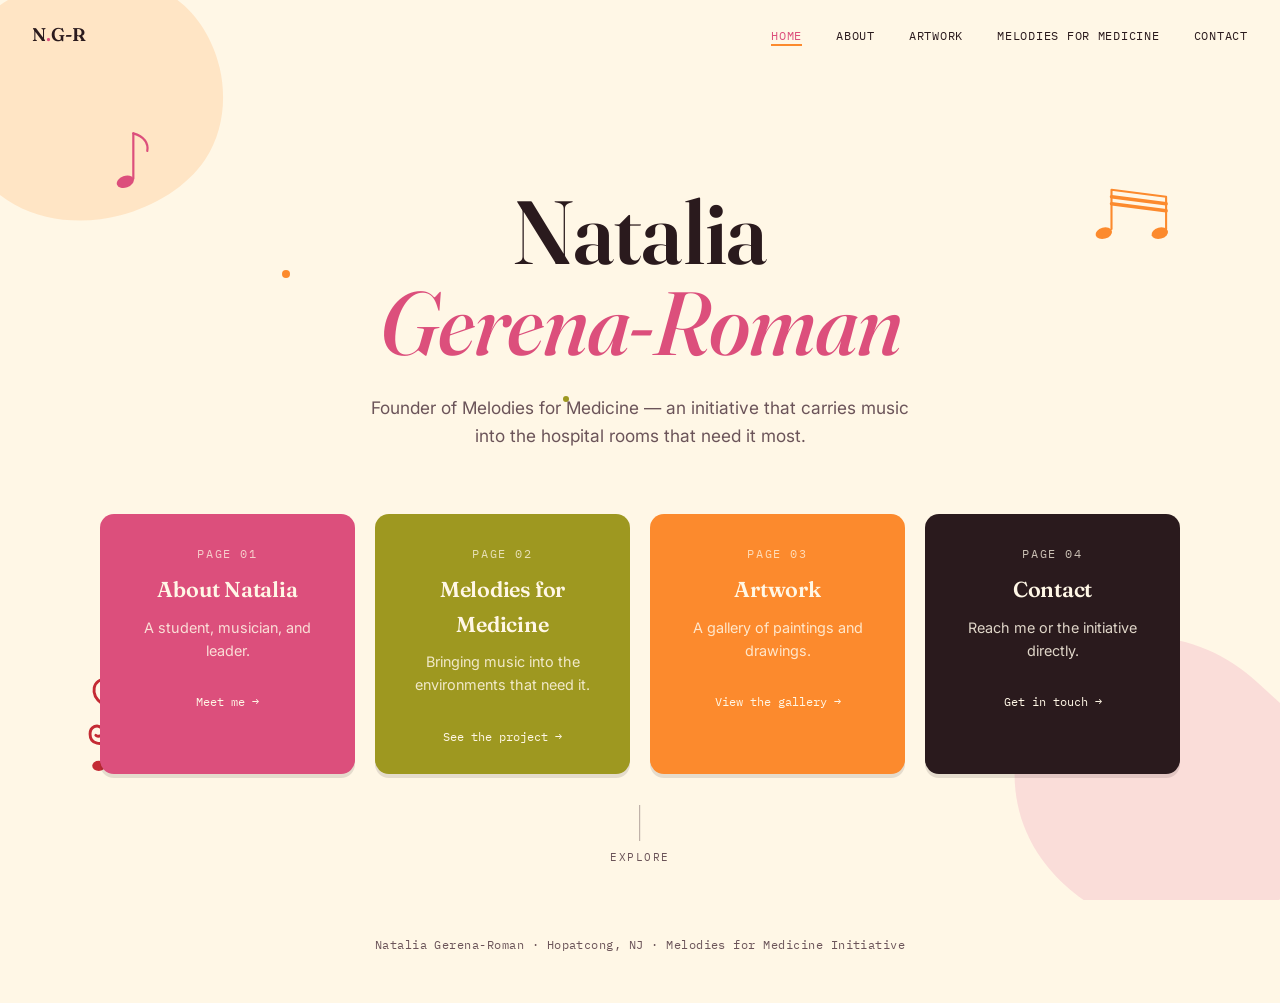
<file: index.html>
<!DOCTYPE html>
<html lang="en">
<head>
<meta charset="UTF-8" />
<meta name="viewport" content="width=device-width, initial-scale=1.0" />
<title>Natalia Gerena-Roman — Home</title>
<link rel="preconnect" href="https://fonts.googleapis.com">
<link rel="preconnect" href="https://fonts.gstatic.com" crossorigin>
<link href="https://fonts.googleapis.com/css2?family=Fraunces:ital,opsz,wght@0,9..144,400;0,9..144,600;0,9..144,700;1,9..144,500;1,9..144,600&family=Inter:wght@400;500;600&family=IBM+Plex+Mono:wght@400;500&display=swap" rel="stylesheet">
<link rel="stylesheet" href="style.css">
</head>
<body>

<nav id="siteNav">
  <div class="logo">N<span>.</span>G-R</div>
  <ul class="nav-links" id="navLinks">
    <li><a href="index.html" class="active">Home</a></li>
    <li><a href="about.html">About</a></li>
    <li><a href="artwork.html">Artwork</a></li>
    <li><a href="project.html">Melodies for Medicine</a></li>
    <li><a href="contact.html">Contact</a></li>
  </ul>
  <button class="nav-toggle" id="navToggle" aria-label="Toggle menu">
    <span></span><span></span><span></span>
  </button>
</nav>

<header class="hero">
  <div class="decor-layer">
    <div class="blob" style="top:-80px; left:-90px; width:360px; height:360px; color:var(--orange-light);">
      <svg viewBox="0 0 200 200"><path fill="currentColor" d="M45,-58C58,-50,68,-35,72,-18C76,-1,74,18,64,33C54,48,36,59,17,64C-2,69,-24,68,-42,58C-60,48,-74,29,-77,9C-80,-11,-72,-33,-57,-47C-42,-61,-21,-67,-1,-66C19,-65,32,-66,45,-58Z" transform="translate(100 100)"/></svg>
    </div>
    <div class="blob" style="bottom:-100px; right:-100px; width:420px; height:420px; color:var(--rose-light); opacity:0.3;">
      <svg viewBox="0 0 200 200"><path fill="currentColor" d="M45,-58C58,-50,68,-35,72,-18C76,-1,74,18,64,33C54,48,36,59,17,64C-2,69,-24,68,-42,58C-60,48,-74,29,-77,9C-80,-11,-72,-33,-57,-47C-42,-61,-21,-67,-1,-66C19,-65,32,-66,45,-58Z" transform="translate(100 100) rotate(40)"/></svg>
    </div>

    <div class="doodle float" style="top:14%; left:9%; width:44px; color:var(--rose); --r:-10deg;">
      <svg viewBox="0 0 60 90"><ellipse cx="14" cy="76" rx="12" ry="8" transform="rotate(-20 14 76)" fill="currentColor"/><path d="M25 72 L25 10" stroke="currentColor" stroke-width="3" fill="none" stroke-linecap="round"/><path d="M25 10 C40 14 46 24 44 34" stroke="currentColor" stroke-width="3" fill="none" stroke-linecap="round"/></svg>
    </div>
    <div class="doodle float" style="top:20%; right:8%; width:84px; color:var(--orange); --r:6deg; animation-delay:.6s;">
      <svg viewBox="0 0 120 90"><ellipse cx="14" cy="76" rx="12" ry="8" transform="rotate(-15 14 76)" fill="currentColor"/><ellipse cx="94" cy="76" rx="12" ry="8" transform="rotate(-15 94 76)" fill="currentColor"/><path d="M25 70 L25 14 L103 24 L103 70" stroke="currentColor" stroke-width="3" fill="none" stroke-linecap="round" stroke-linejoin="round"/><path d="M25 24 L103 34" stroke="currentColor" stroke-width="5" fill="none" stroke-linecap="round"/><path d="M25 34 L103 44" stroke="currentColor" stroke-width="5" fill="none" stroke-linecap="round"/></svg>
    </div>
    <div class="doodle float" style="bottom:14%; left:6%; width:58px; color:var(--red); --r:-4deg; animation-delay:1.2s;">
      <svg viewBox="0 0 80 140"><path d="M42 8 C20 8 18 30 34 42 C54 56 60 74 46 90 C34 102 18 98 18 84 C18 74 28 70 34 76 C40 82 32 90 26 86" stroke="currentColor" stroke-width="4" fill="none" stroke-linecap="round"/><path d="M46 90 C40 104 42 118 34 128" stroke="currentColor" stroke-width="4" fill="none" stroke-linecap="round"/><ellipse cx="30" cy="128" rx="9" ry="7" fill="currentColor"/></svg>
    </div>
    <div class="doodle float" style="bottom:20%; right:14%; width:38px; color:var(--olive); --r:14deg; animation-delay:.3s;">
      <svg viewBox="0 0 60 90"><ellipse cx="14" cy="76" rx="12" ry="8" transform="rotate(-20 14 76)" fill="currentColor"/><path d="M25 72 L25 10" stroke="currentColor" stroke-width="3" fill="none" stroke-linecap="round"/><path d="M25 10 C40 14 46 24 44 34" stroke="currentColor" stroke-width="3" fill="none" stroke-linecap="round"/></svg>
    </div>
    <div class="confetti" style="top:30%; left:22%; width:8px; height:8px; background:var(--orange);"></div>
    <div class="confetti" style="top:66%; right:24%; width:10px; height:10px; background:var(--rose);"></div>
    <div class="confetti" style="top:44%; left:44%; width:6px; height:6px; background:var(--olive);"></div>
  </div>

  <h1>Natalia<br><span class="accent">Gerena-Roman</span></h1>
  <p class="tagline">Founder of Melodies for Medicine — an initiative that carries music into the hospital rooms that need it most.</p>

  <div class="nav-cards">
    <a class="nav-card c1" href="about.html">
      <span class="eyebrow">Page 01</span>
      <h3>About Natalia</h3>
      <p>A student, musician, and leader.</p>
      <span class="go">Meet me →</span>
    </a>
    <a class="nav-card c2" href="project.html">
      <span class="eyebrow">Page 02</span>
      <h3>Melodies for Medicine</h3>
      <p>Bringing music into the environments that need it.</p>
      <span class="go">See the project →</span>
    </a>
    <a class="nav-card c4" href="artwork.html">
      <span class="eyebrow">Page 03</span>
      <h3>Artwork</h3>
      <p>A gallery of paintings and drawings.</p>
      <span class="go">View the gallery →</span>
    </a>
    <a class="nav-card c3" href="contact.html">
      <span class="eyebrow">Page 04</span>
      <h3>Contact</h3>
      <p>Reach me or the initiative directly.</p>
      <span class="go">Get in touch →</span>
    </a>
  </div>

  <div class="scroll-cue"><span class="line"></span>Explore</div>
</header>

<footer>
  Natalia Gerena-Roman · Hopatcong, NJ · Melodies for Medicine Initiative
</footer>

<script>
  const nav = document.getElementById('siteNav');
  window.addEventListener('scroll', () => nav.classList.toggle('scrolled', window.scrollY > 40));
  const navToggle = document.getElementById('navToggle');
  const navLinks = document.getElementById('navLinks');
  navToggle.addEventListener('click', () => navLinks.classList.toggle('open'));
</script>

</body>
</html>
</file>
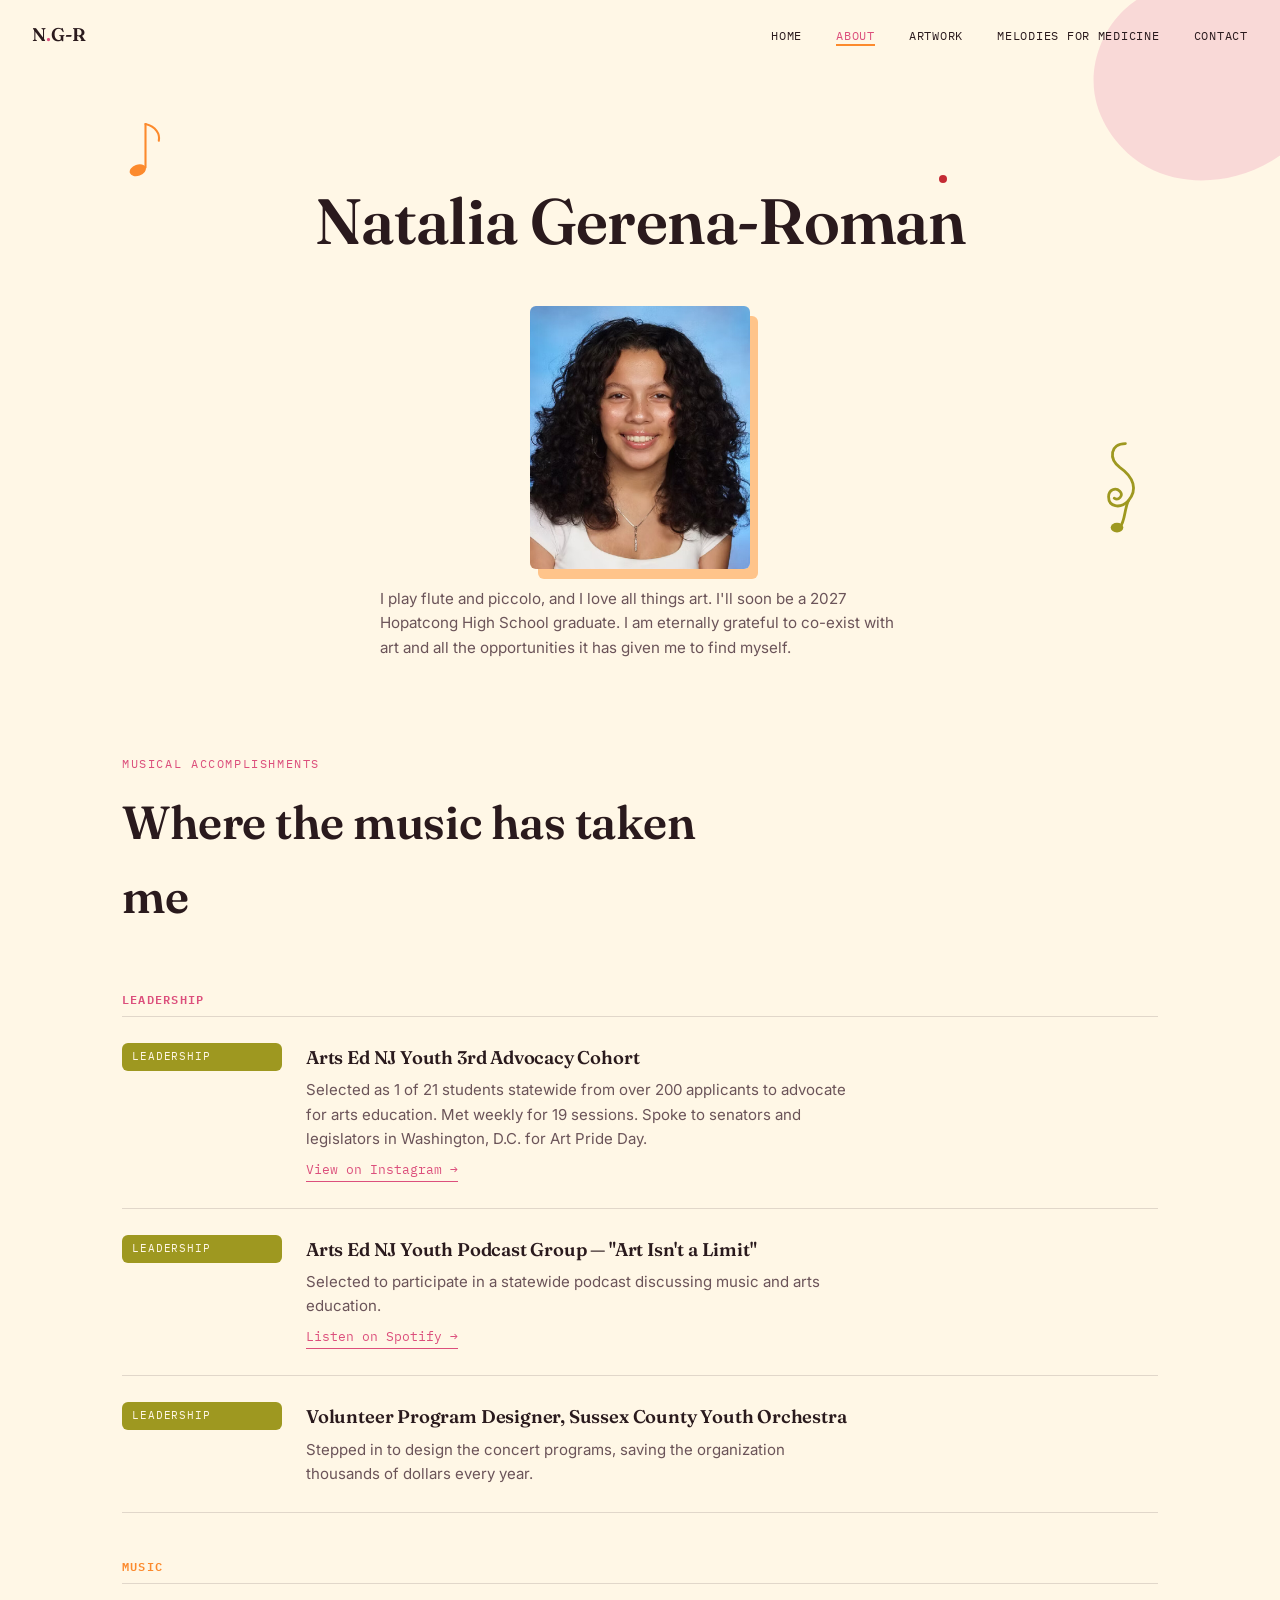
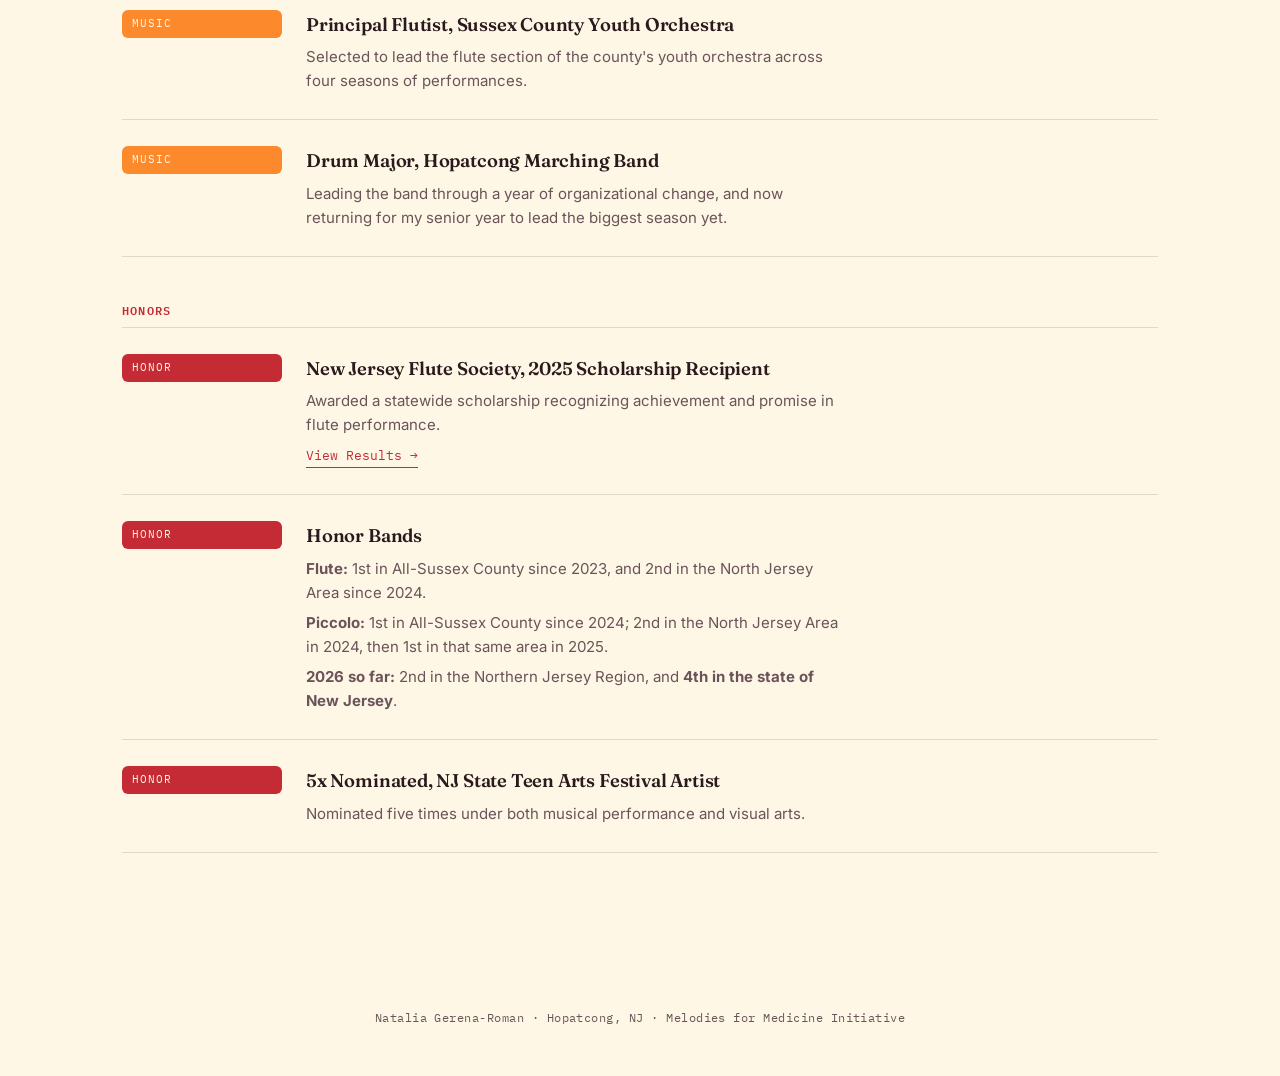
<file: about.html>
<!DOCTYPE html>
<html lang="en">
<head>
<meta charset="UTF-8" />
<meta name="viewport" content="width=device-width, initial-scale=1.0" />
<title>About — Natalia Gerena-Roman</title>
<link rel="preconnect" href="https://fonts.googleapis.com">
<link rel="preconnect" href="https://fonts.gstatic.com" crossorigin>
<link href="https://fonts.googleapis.com/css2?family=Fraunces:ital,opsz,wght@0,9..144,400;0,9..144,600;0,9..144,700;1,9..144,500;1,9..144,600&family=Inter:wght@400;500;600&family=IBM+Plex+Mono:wght@400;500&display=swap" rel="stylesheet">
<link rel="stylesheet" href="style.css">
</head>
<body>

<nav id="siteNav">
  <div class="logo">N<span>.</span>G-R</div>
  <ul class="nav-links" id="navLinks">
    <li><a href="index.html">Home</a></li>
    <li><a href="about.html" class="active">About</a></li>
    <li><a href="artwork.html">Artwork</a></li>
    <li><a href="project.html">Melodies for Medicine</a></li>
    <li><a href="contact.html">Contact</a></li>
  </ul>
  <button class="nav-toggle" id="navToggle" aria-label="Toggle menu">
    <span></span><span></span><span></span>
  </button>
</nav>

<header class="page-header" id="about-hero">
  <div class="decor-layer">
    <div class="blob" style="top:-70px; right:-80px; width:300px; height:300px; color:var(--rose-light);">
      <svg viewBox="0 0 200 200"><path fill="currentColor" d="M45,-58C58,-50,68,-35,72,-18C76,-1,74,18,64,33C54,48,36,59,17,64C-2,69,-24,68,-42,58C-60,48,-74,29,-77,9C-80,-11,-72,-33,-57,-47C-42,-61,-21,-67,-1,-66C19,-65,32,-66,45,-58Z" transform="translate(100 100)"/></svg>
    </div>
    <div class="doodle float" style="top:16%; left:10%; width:42px; color:var(--orange); --r:-12deg;">
      <svg viewBox="0 0 60 90"><ellipse cx="14" cy="76" rx="12" ry="8" transform="rotate(-20 14 76)" fill="currentColor"/><path d="M25 72 L25 10" stroke="currentColor" stroke-width="3" fill="none" stroke-linecap="round"/><path d="M25 10 C40 14 46 24 44 34" stroke="currentColor" stroke-width="3" fill="none" stroke-linecap="round"/></svg>
    </div>
    <div class="doodle float" style="top:60%; right:10%; width:56px; color:var(--olive); --r:8deg; animation-delay:.5s;">
      <svg viewBox="0 0 80 140"><path d="M42 8 C20 8 18 30 34 42 C54 56 60 74 46 90 C34 102 18 98 18 84 C18 74 28 70 34 76 C40 82 32 90 26 86" stroke="currentColor" stroke-width="4" fill="none" stroke-linecap="round"/><path d="M46 90 C40 104 42 118 34 128" stroke="currentColor" stroke-width="4" fill="none" stroke-linecap="round"/><ellipse cx="30" cy="128" rx="9" ry="7" fill="currentColor"/></svg>
    </div>
    <div class="confetti" style="top:24%; right:26%; width:8px; height:8px; background:var(--red);"></div>
  </div>
  <h1>Natalia Gerena-Roman</h1>
  <div class="about-portrait-wrap">
    <div class="portrait-frame">
      <img src="natalia-portrait.jpeg" alt="Portrait of Natalia Gerena-Roman">
    </div>
  </div>
  <p class="acc-bio">I play flute and piccolo, and I love all things art. I'll soon be a 2027 Hopatcong High School graduate. I am eternally grateful to co-exist with art and all the opportunities it has given me to find myself.</p>
</header>

<section class="accomplishments">
  <div class="wrap">
    <div class="section-head">
      <span class="eyebrow">Musical Accomplishments</span>
      <h2>Where the music has taken me</h2>
    </div>
    <div class="acc-group group-leadership">
      <h3 class="acc-group-title">Leadership</h3>
      <ul class="acc-list">
        <li class="acc-item tag-leadership">
          <span class="acc-tag">Leadership</span>
          <div class="acc-body">
            <h3>Arts Ed NJ Youth 3rd Advocacy Cohort</h3>
            <p>Selected as 1 of 21 students statewide from over 200 applicants to advocate for arts education. Met weekly for 19 sessions. Spoke to senators and legislators in Washington, D.C. for Art Pride Day.</p>
            <a class="acc-link" href="https://www.instagram.com/p/DWpS_V_k3bZ/" target="_blank" rel="noopener">View on Instagram →</a>
          </div>
        </li>
        <li class="acc-item tag-leadership">
          <span class="acc-tag">Leadership</span>
          <div class="acc-body">
            <h3>Arts Ed NJ Youth Podcast Group — "Art Isn't a Limit"</h3>
            <p>Selected to participate in a statewide podcast discussing music and arts education.</p>
            <a class="acc-link" href="https://open.spotify.com/show/11afWXV8XkBj7bulzXgISH" target="_blank" rel="noopener">Listen on Spotify →</a>
          </div>
        </li>
        <li class="acc-item tag-leadership">
          <span class="acc-tag">Leadership</span>
          <div class="acc-body">
            <h3>Volunteer Program Designer, Sussex County Youth Orchestra</h3>
            <p>Stepped in to design the concert programs, saving the organization thousands of dollars every year.</p>
          </div>
        </li>
      </ul>
    </div>

    <div class="acc-group group-music">
      <h3 class="acc-group-title">Music</h3>
      <ul class="acc-list">
        <li class="acc-item tag-music">
          <span class="acc-tag">Music</span>
          <div class="acc-body">
            <h3>Principal Flutist, Sussex County Youth Orchestra</h3>
            <p>Selected to lead the flute section of the county's youth orchestra across four seasons of performances.</p>
          </div>
        </li>
        <li class="acc-item tag-music">
          <span class="acc-tag">Music</span>
          <div class="acc-body">
            <h3>Drum Major, Hopatcong Marching Band</h3>
            <p>Leading the band through a year of organizational change, and now returning for my senior year to lead the biggest season yet.</p>
          </div>
        </li>
      </ul>
    </div>

    <div class="acc-group group-honor">
      <h3 class="acc-group-title">Honors</h3>
      <ul class="acc-list">
        <li class="acc-item tag-honor">
          <span class="acc-tag">Honor</span>
          <div class="acc-body">
            <h3>New Jersey Flute Society, 2025 Scholarship Recipient</h3>
            <p>Awarded a statewide scholarship recognizing achievement and promise in flute performance.</p>
            <a class="acc-link" href="https://www.njflutesociety.org/scholarship-result" target="_blank" rel="noopener">View Results →</a>
          </div>
        </li>
        <li class="acc-item tag-honor">
          <span class="acc-tag">Honor</span>
          <div class="acc-body">
            <h3>Honor Bands</h3>
            <p><strong>Flute:</strong> 1st in All-Sussex County since 2023, and 2nd in the North Jersey Area since 2024.</p>
            <p><strong>Piccolo:</strong> 1st in All-Sussex County since 2024; 2nd in the North Jersey Area in 2024, then 1st in that same area in 2025.</p>
            <p><strong>2026 so far:</strong> 2nd in the Northern Jersey Region, and <strong>4th in the state of New Jersey</strong>.</p>
          </div>
        </li>
        <li class="acc-item tag-honor">
          <span class="acc-tag">Honor</span>
          <div class="acc-body">
            <h3>5x Nominated, NJ State Teen Arts Festival Artist</h3>
            <p>Nominated five times under both musical performance and visual arts.</p>
          </div>
        </li>
      </ul>
    </div>
  </div>
</section>

<footer>
  Natalia Gerena-Roman · Hopatcong, NJ · Melodies for Medicine Initiative
</footer>

<script>
  const nav = document.getElementById('siteNav');
  window.addEventListener('scroll', () => nav.classList.toggle('scrolled', window.scrollY > 40));
  const navToggle = document.getElementById('navToggle');
  const navLinks = document.getElementById('navLinks');
  navToggle.addEventListener('click', () => navLinks.classList.toggle('open'));
</script>

</body>
</html>
</file>
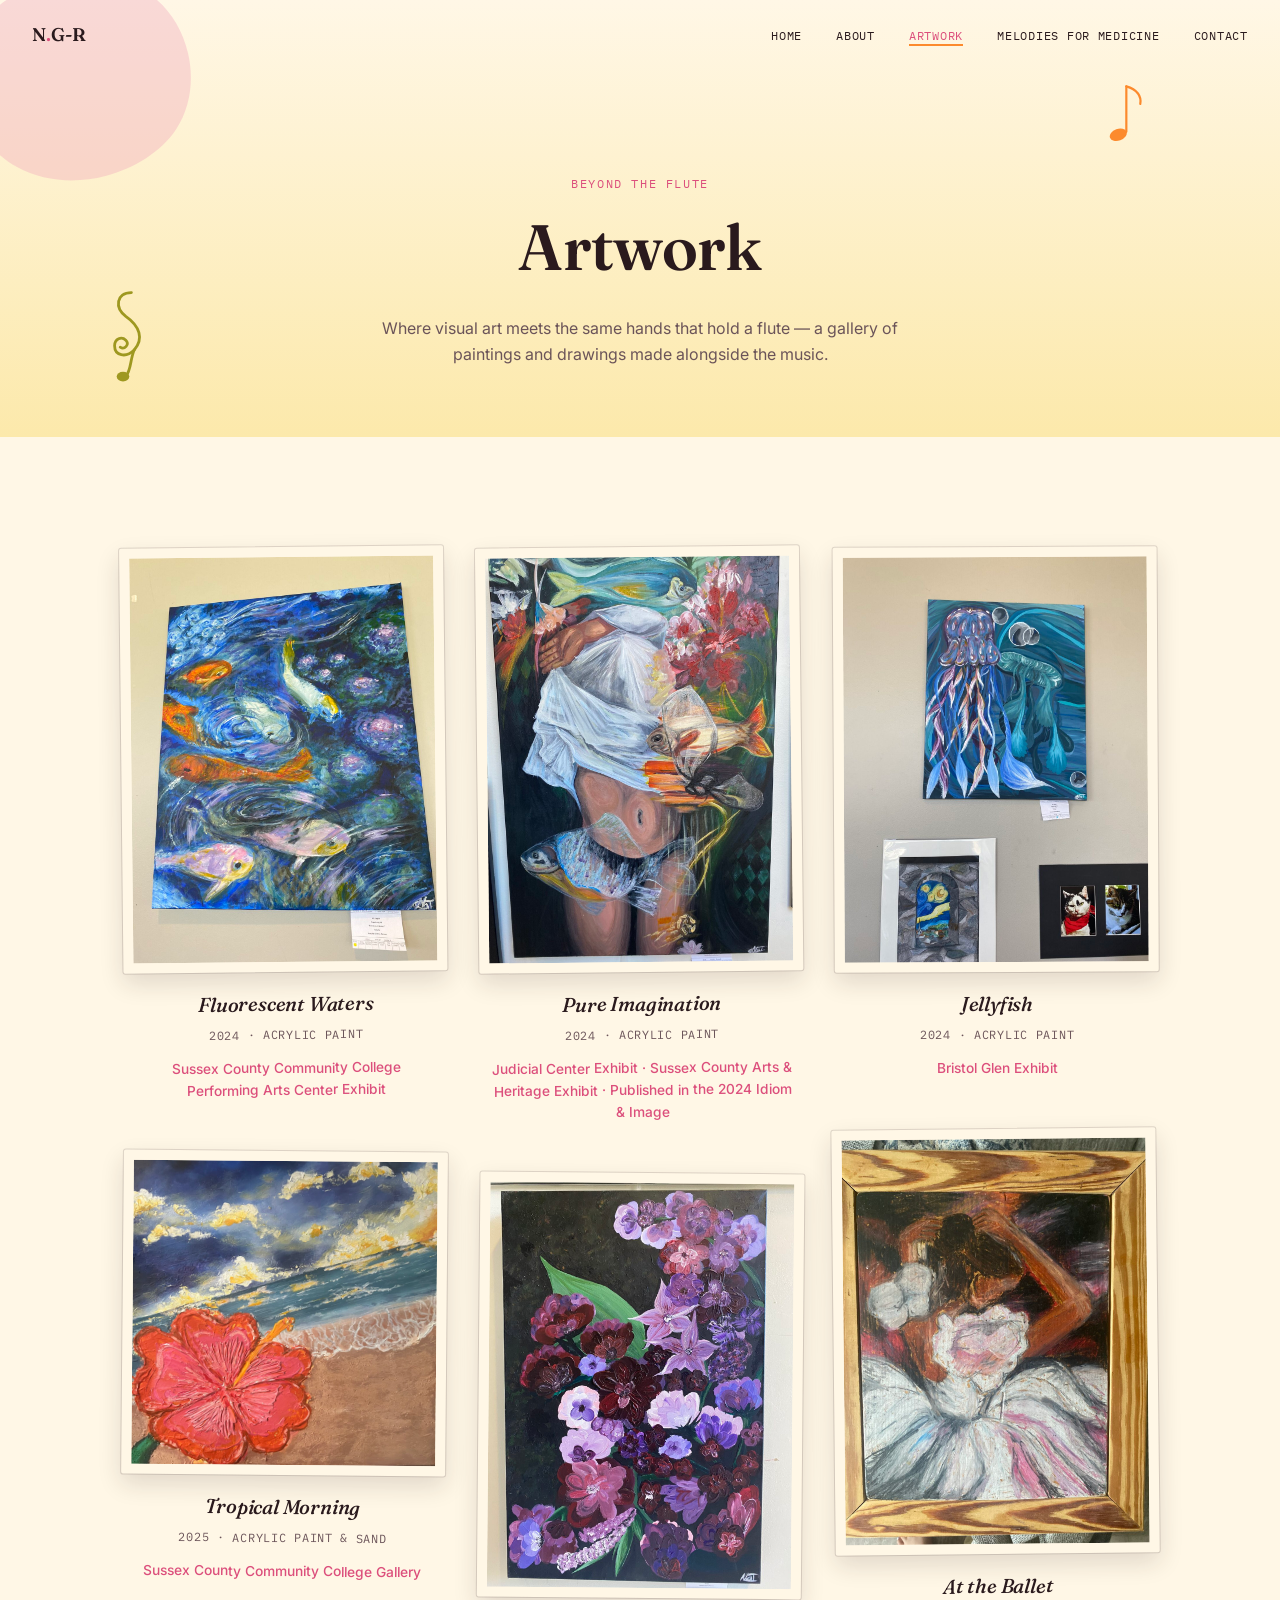
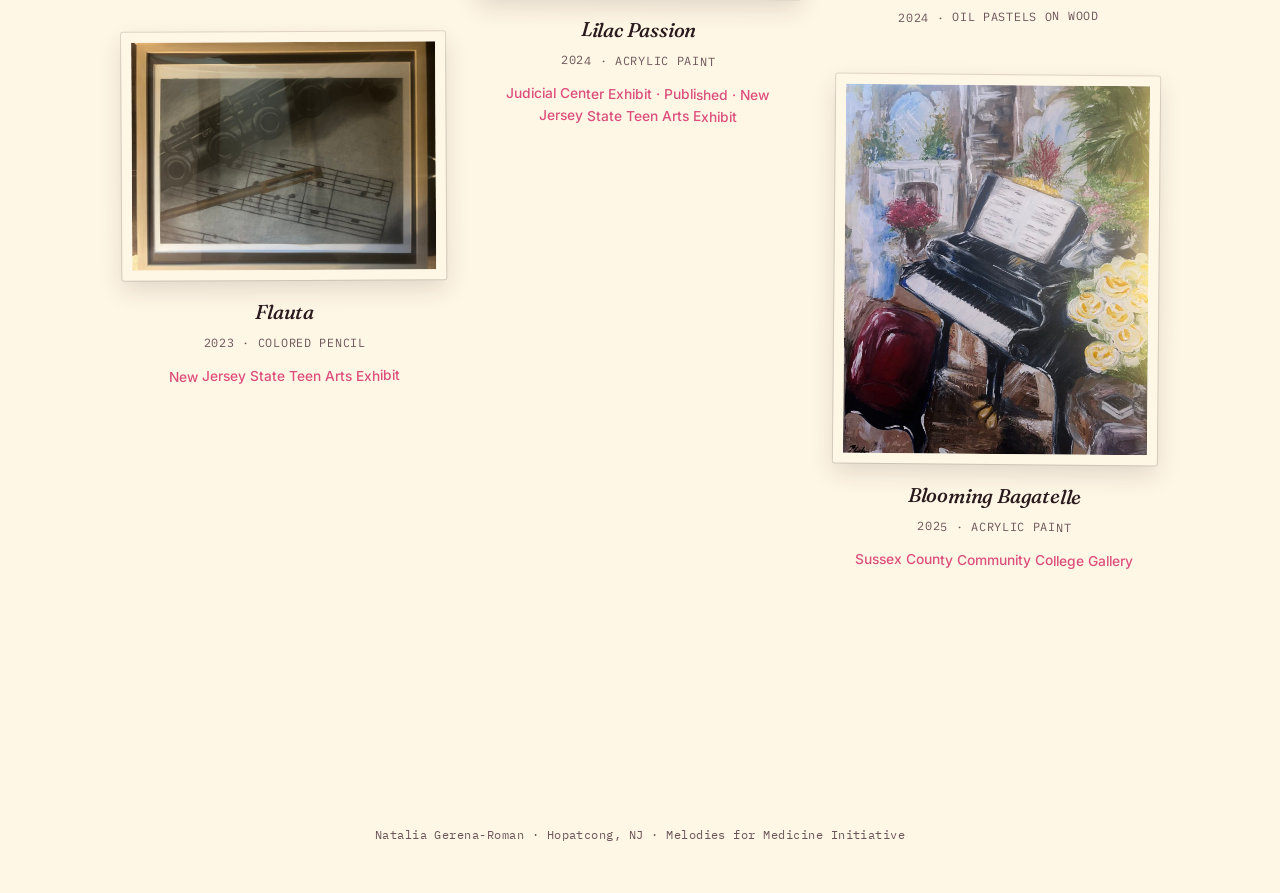
<file: artwork.html>
<!DOCTYPE html>
<html lang="en">
<head>
<meta charset="UTF-8" />
<meta name="viewport" content="width=device-width, initial-scale=1.0" />
<title>Artwork — Natalia Gerena-Roman</title>
<link rel="preconnect" href="https://fonts.googleapis.com">
<link rel="preconnect" href="https://fonts.gstatic.com" crossorigin>
<link href="https://fonts.googleapis.com/css2?family=Fraunces:ital,opsz,wght@0,9..144,400;0,9..144,600;0,9..144,700;1,9..144,500;1,9..144,600&family=Inter:wght@400;500;600&family=IBM+Plex+Mono:wght@400;500&display=swap" rel="stylesheet">
<link rel="stylesheet" href="style.css">
</head>
<body>

<nav id="siteNav">
  <div class="logo">N<span>.</span>G-R</div>
  <ul class="nav-links" id="navLinks">
    <li><a href="index.html">Home</a></li>
    <li><a href="about.html">About</a></li>
    <li><a href="artwork.html" class="active">Artwork</a></li>
    <li><a href="project.html">Melodies for Medicine</a></li>
    <li><a href="contact.html">Contact</a></li>
  </ul>
  <button class="nav-toggle" id="navToggle" aria-label="Toggle menu">
    <span></span><span></span><span></span>
  </button>
</nav>

<header class="page-header" id="artwork-hero">
  <div class="decor-layer">
    <div class="blob" style="top:-70px; left:-70px; width:300px; height:300px; color:var(--rose-light);">
      <svg viewBox="0 0 200 200"><path fill="currentColor" d="M45,-58C58,-50,68,-35,72,-18C76,-1,74,18,64,33C54,48,36,59,17,64C-2,69,-24,68,-42,58C-60,48,-74,29,-77,9C-80,-11,-72,-33,-57,-47C-42,-61,-21,-67,-1,-66C19,-65,32,-66,45,-58Z" transform="translate(100 100)"/></svg>
    </div>
    <div class="doodle float" style="top:18%; right:10%; width:44px; color:var(--orange); --r:10deg;">
      <svg viewBox="0 0 60 90"><ellipse cx="14" cy="76" rx="12" ry="8" transform="rotate(-20 14 76)" fill="currentColor"/><path d="M25 72 L25 10" stroke="currentColor" stroke-width="3" fill="none" stroke-linecap="round"/><path d="M25 10 C40 14 46 24 44 34" stroke="currentColor" stroke-width="3" fill="none" stroke-linecap="round"/></svg>
    </div>
    <div class="doodle float" style="bottom:12%; left:8%; width:56px; color:var(--olive); --r:-8deg; animation-delay:.5s;">
      <svg viewBox="0 0 80 140"><path d="M42 8 C20 8 18 30 34 42 C54 56 60 74 46 90 C34 102 18 98 18 84 C18 74 28 70 34 76 C40 82 32 90 26 86" stroke="currentColor" stroke-width="4" fill="none" stroke-linecap="round"/><path d="M46 90 C40 104 42 118 34 128" stroke="currentColor" stroke-width="4" fill="none" stroke-linecap="round"/><ellipse cx="30" cy="128" rx="9" ry="7" fill="currentColor"/></svg>
    </div>
  </div>
  <span class="eyebrow">Beyond the Flute</span>
  <h1>Artwork</h1>
  <p>Where visual art meets the same hands that hold a flute — a gallery of paintings and drawings made alongside the music.</p>
</header>

<section>
  <div class="wrap">
    <div class="gallery">

      <div class="art-card">
        <div class="art-frame"><img src="artwork-fluorescent-waters.jpeg" alt="Fluorescent Waters, acrylic painting of koi in a pond"></div>
        <div class="art-plaque">
          <h3 class="art-title">Fluorescent Waters</h3>
          <p class="art-meta">2024 · Acrylic Paint</p>
          <p class="art-honor">Sussex County Community College Performing Arts Center Exhibit</p>
        </div>
      </div>

      <div class="art-card">
        <div class="art-frame"><img src="artwork-tropical-morning.jpeg" alt="Tropical Morning, painting of a flower on the beach"></div>
        <div class="art-plaque">
          <h3 class="art-title">Tropical Morning</h3>
          <p class="art-meta">2025 · Acrylic Paint &amp; Sand</p>
          <p class="art-honor">Sussex County Community College Gallery</p>
        </div>
      </div>

      <div class="art-card">
        <div class="art-frame"><img src="artwork-flauta.jpeg" alt="Flauta, colored pencil drawing of a flute on sheet music"></div>
        <div class="art-plaque">
          <h3 class="art-title">Flauta</h3>
          <p class="art-meta">2023 · Colored Pencil</p>
          <p class="art-honor">New Jersey State Teen Arts Exhibit</p>
        </div>
      </div>

      <div class="art-card">
        <div class="art-frame"><img src="artwork-pure-imagination.jpeg" alt="Pure Imagination, acrylic painting of a figure with fish and flowers"></div>
        <div class="art-plaque">
          <h3 class="art-title">Pure Imagination</h3>
          <p class="art-meta">2024 · Acrylic Paint</p>
          <p class="art-honor">Judicial Center Exhibit · Sussex County Arts &amp; Heritage Exhibit · Published in the 2024 Idiom &amp; Image</p>
        </div>
      </div>

      <div class="art-card">
        <div class="art-frame"><img src="artwork-lilac-passion.jpeg" alt="Lilac Passion, acrylic painting of purple flowers"></div>
        <div class="art-plaque">
          <h3 class="art-title">Lilac Passion</h3>
          <p class="art-meta">2024 · Acrylic Paint</p>
          <p class="art-honor">Judicial Center Exhibit · Published · New Jersey State Teen Arts Exhibit</p>
        </div>
      </div>

      <div class="art-card">
        <div class="art-frame"><img src="artwork-jellyfish.jpeg" alt="Jellyfish, acrylic painting of two jellyfish"></div>
        <div class="art-plaque">
          <h3 class="art-title">Jellyfish</h3>
          <p class="art-meta">2024 · Acrylic Paint</p>
          <p class="art-honor">Bristol Glen Exhibit</p>
        </div>
      </div>

      <div class="art-card">
        <div class="art-frame"><img src="artwork-at-the-ballet.jpeg" alt="At the Ballet, oil pastel painting of a ballerina adjusting her hair"></div>
        <div class="art-plaque">
          <h3 class="art-title">At the Ballet</h3>
          <p class="art-meta">2024 · Oil Pastels on Wood</p>
        </div>
      </div>

      <div class="art-card">
        <div class="art-frame"><img src="artwork-blooming-bagatelle.jpeg" alt="Blooming Bagatelle, acrylic painting of a piano with sheet music and flowers"></div>
        <div class="art-plaque">
          <h3 class="art-title">Blooming Bagatelle</h3>
          <p class="art-meta">2025 · Acrylic Paint</p>
          <p class="art-honor">Sussex County Community College Gallery</p>
        </div>
      </div>

    </div>
  </div>
</section>

<footer>
  Natalia Gerena-Roman · Hopatcong, NJ · Melodies for Medicine Initiative
</footer>

<script>
  const nav = document.getElementById('siteNav');
  window.addEventListener('scroll', () => nav.classList.toggle('scrolled', window.scrollY > 40));
  const navToggle = document.getElementById('navToggle');
  const navLinks = document.getElementById('navLinks');
  navToggle.addEventListener('click', () => navLinks.classList.toggle('open'));
</script>

</body>
</html>
</file>
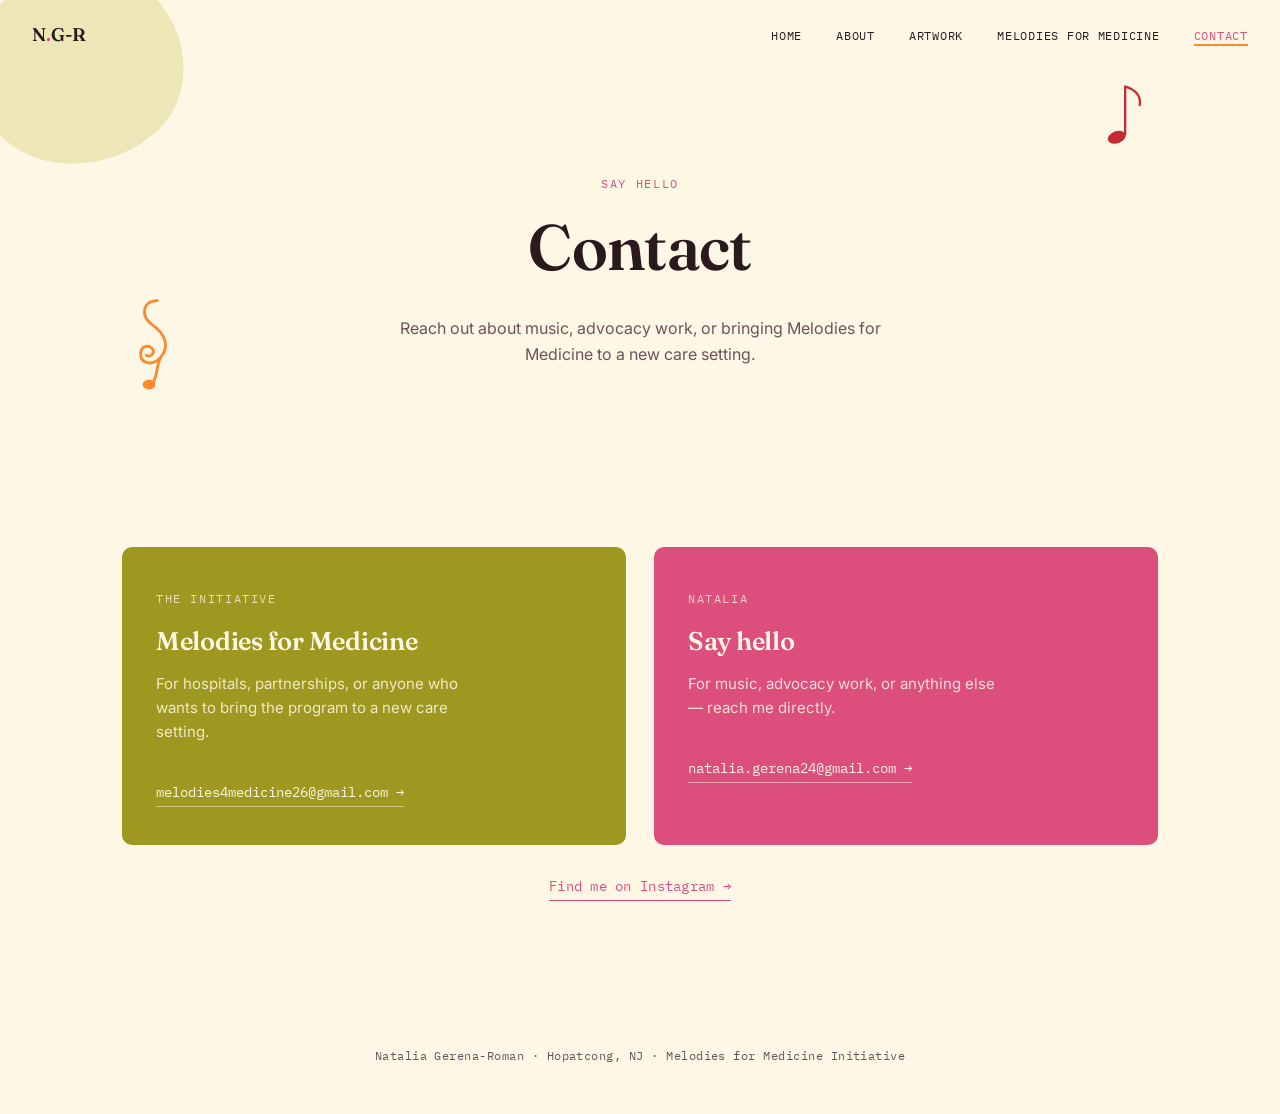
<file: contact.html>
<!DOCTYPE html>
<html lang="en">
<head>
<meta charset="UTF-8" />
<meta name="viewport" content="width=device-width, initial-scale=1.0" />
<title>Contact — Natalia Gerena-Roman</title>
<link rel="preconnect" href="https://fonts.googleapis.com">
<link rel="preconnect" href="https://fonts.gstatic.com" crossorigin>
<link href="https://fonts.googleapis.com/css2?family=Fraunces:ital,opsz,wght@0,9..144,400;0,9..144,600;0,9..144,700;1,9..144,500;1,9..144,600&family=Inter:wght@400;500;600&family=IBM+Plex+Mono:wght@400;500&display=swap" rel="stylesheet">
<link rel="stylesheet" href="style.css">
</head>
<body>

<nav id="siteNav">
  <div class="logo">N<span>.</span>G-R</div>
  <ul class="nav-links" id="navLinks">
    <li><a href="index.html">Home</a></li>
    <li><a href="about.html">About</a></li>
    <li><a href="artwork.html">Artwork</a></li>
    <li><a href="project.html">Melodies for Medicine</a></li>
    <li><a href="contact.html" class="active">Contact</a></li>
  </ul>
  <button class="nav-toggle" id="navToggle" aria-label="Toggle menu">
    <span></span><span></span><span></span>
  </button>
</nav>

<header class="page-header" id="contact-hero">
  <div class="decor-layer">
    <div class="blob" style="top:-70px; left:-60px; width:280px; height:280px; color:var(--olive-light); opacity:0.3;">
      <svg viewBox="0 0 200 200"><path fill="currentColor" d="M45,-58C58,-50,68,-35,72,-18C76,-1,74,18,64,33C54,48,36,59,17,64C-2,69,-24,68,-42,58C-60,48,-74,29,-77,9C-80,-11,-72,-33,-57,-47C-42,-61,-21,-67,-1,-66C19,-65,32,-66,45,-58Z" transform="translate(100 100)"/></svg>
    </div>
    <div class="doodle float" style="top:18%; right:10%; width:46px; color:var(--red); --r:10deg;">
      <svg viewBox="0 0 60 90"><ellipse cx="14" cy="76" rx="12" ry="8" transform="rotate(-20 14 76)" fill="currentColor"/><path d="M25 72 L25 10" stroke="currentColor" stroke-width="3" fill="none" stroke-linecap="round"/><path d="M25 10 C40 14 46 24 44 34" stroke="currentColor" stroke-width="3" fill="none" stroke-linecap="round"/></svg>
    </div>
    <div class="doodle float" style="bottom:10%; left:10%; width:56px; color:var(--orange); --r:-8deg; animation-delay:.5s;">
      <svg viewBox="0 0 80 140"><path d="M42 8 C20 8 18 30 34 42 C54 56 60 74 46 90 C34 102 18 98 18 84 C18 74 28 70 34 76 C40 82 32 90 26 86" stroke="currentColor" stroke-width="4" fill="none" stroke-linecap="round"/><path d="M46 90 C40 104 42 118 34 128" stroke="currentColor" stroke-width="4" fill="none" stroke-linecap="round"/><ellipse cx="30" cy="128" rx="9" ry="7" fill="currentColor"/></svg>
    </div>
  </div>
  <span class="eyebrow">Say Hello</span>
  <h1>Contact</h1>
  <p>Reach out about music, advocacy work, or bringing Melodies for Medicine to a new care setting.</p>
</header>

<section>
  <div class="wrap">
    <div class="contact-grid">
      <div class="contact-card mfm">
        <span class="eyebrow">The Initiative</span>
        <h3>Melodies for Medicine</h3>
        <p>For hospitals, partnerships, or anyone who wants to bring the program to a new care setting.</p>
        <a class="mail-link" href="mailto:melodies4medicine26@gmail.com">melodies4medicine26@gmail.com →</a>
      </div>
      <div class="contact-card natalia">
        <span class="eyebrow">Natalia</span>
        <h3>Say hello</h3>
        <p>For music, advocacy work, or anything else — reach me directly.</p>
        <a class="mail-link" href="mailto:natalia.gerena24@gmail.com">natalia.gerena24@gmail.com →</a>
      </div>
    </div>
    <div class="social-link-wrap">
      <a class="social-link" href="https://www.instagram.com/nataliaaa.grrr?igsh=eWxvajd1MWx4Z2dq&utm_source=qr" target="_blank" rel="noopener">Find me on Instagram →</a>
    </div>
  </div>
</section>

<footer>
  Natalia Gerena-Roman · Hopatcong, NJ · Melodies for Medicine Initiative
</footer>

<script>
  const nav = document.getElementById('siteNav');
  window.addEventListener('scroll', () => nav.classList.toggle('scrolled', window.scrollY > 40));
  const navToggle = document.getElementById('navToggle');
  const navLinks = document.getElementById('navLinks');
  navToggle.addEventListener('click', () => navLinks.classList.toggle('open'));
</script>

</body>
</html>
</file>
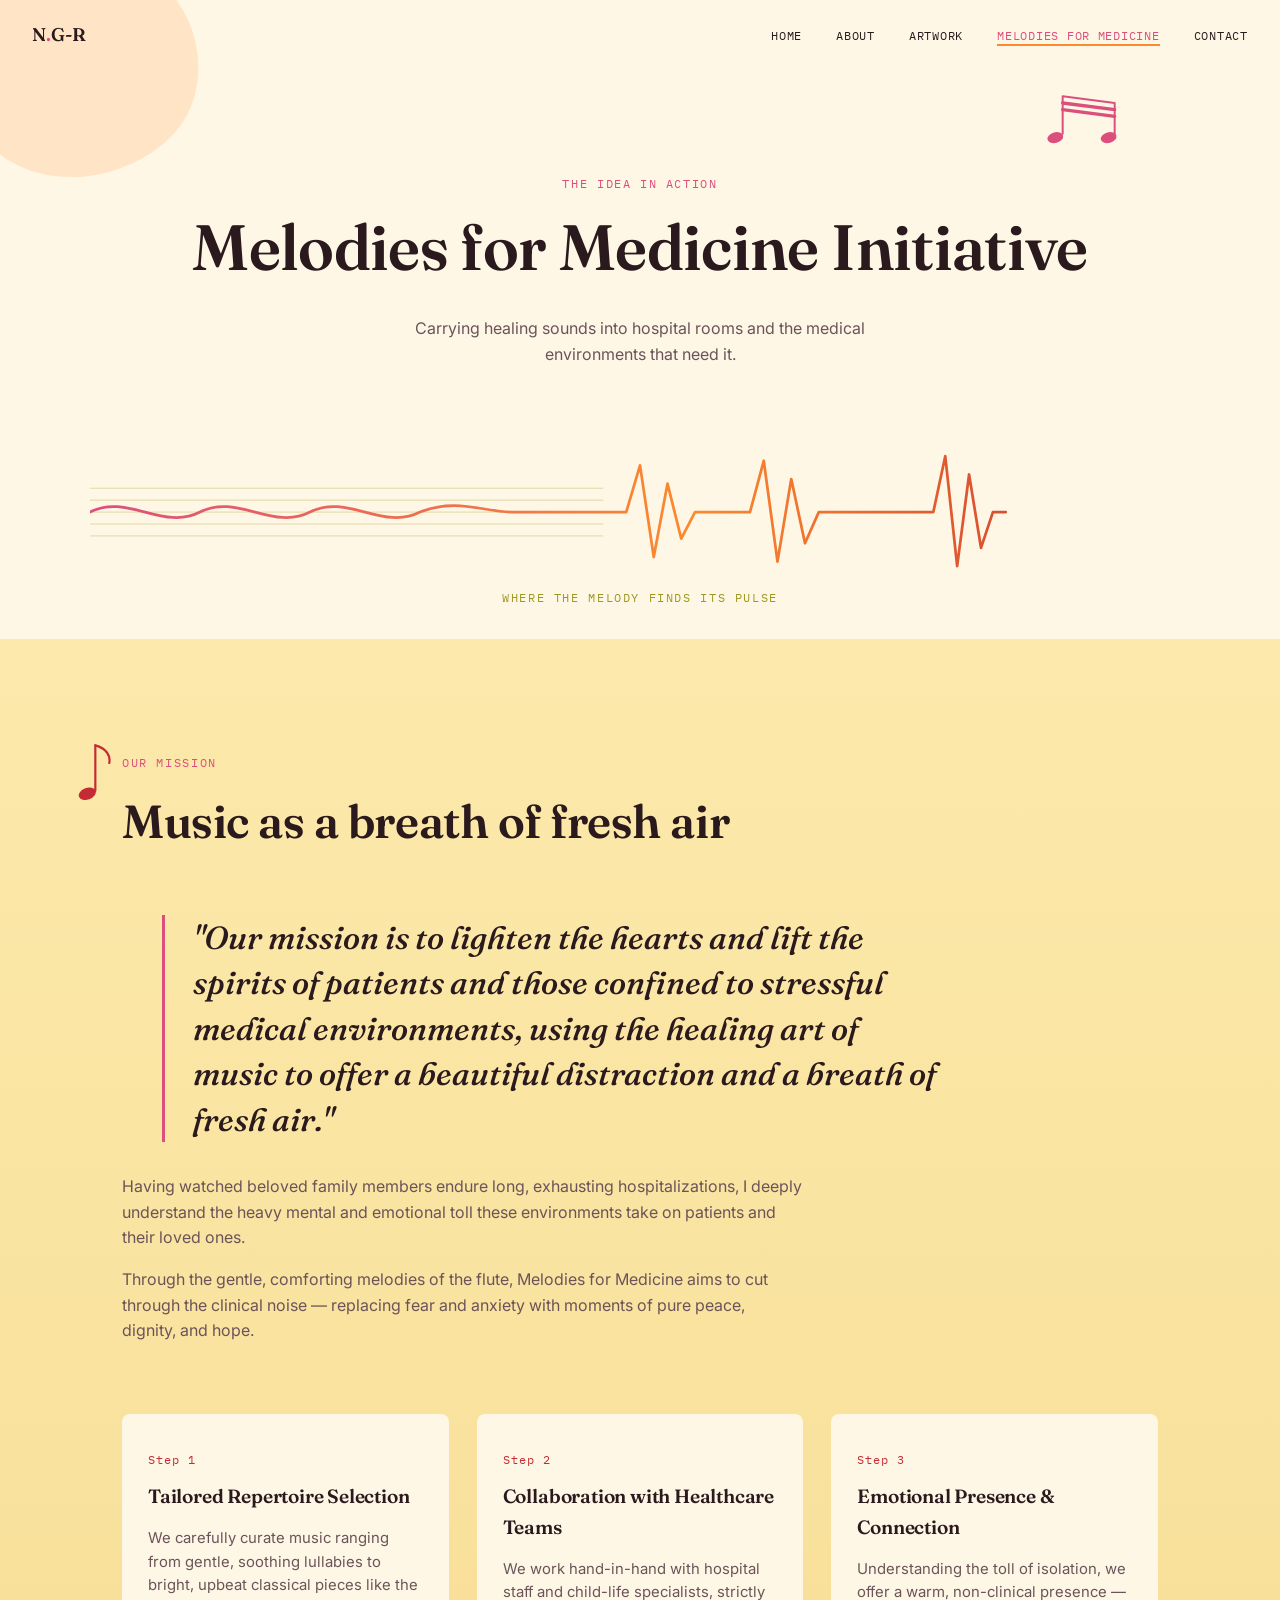
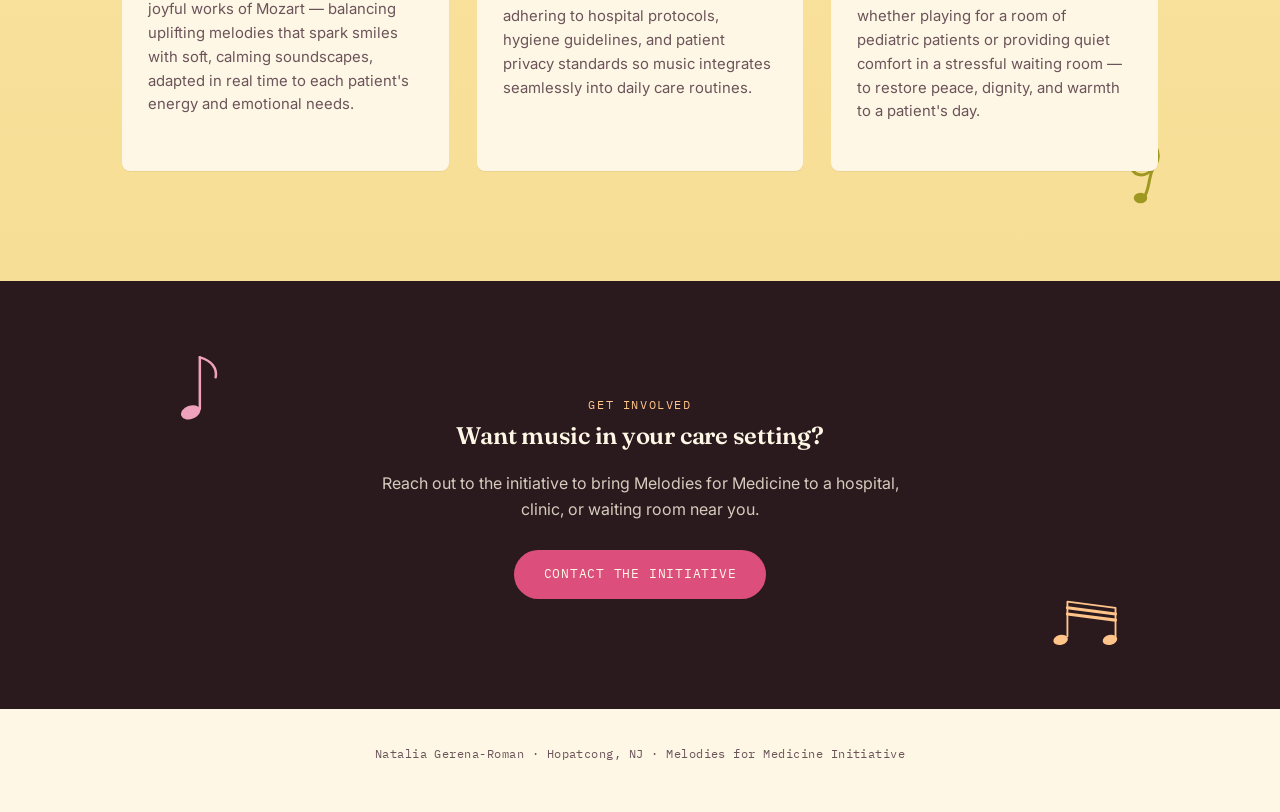
<file: project.html>
<!DOCTYPE html>
<html lang="en">
<head>
<meta charset="UTF-8" />
<meta name="viewport" content="width=device-width, initial-scale=1.0" />
<title>Melodies for Medicine — Natalia Gerena-Roman</title>
<link rel="preconnect" href="https://fonts.googleapis.com">
<link rel="preconnect" href="https://fonts.gstatic.com" crossorigin>
<link href="https://fonts.googleapis.com/css2?family=Fraunces:ital,opsz,wght@0,9..144,400;0,9..144,600;0,9..144,700;1,9..144,500;1,9..144,600&family=Inter:wght@400;500;600&family=IBM+Plex+Mono:wght@400;500&display=swap" rel="stylesheet">
<link rel="stylesheet" href="style.css">
</head>
<body>

<nav id="siteNav">
  <div class="logo">N<span>.</span>G-R</div>
  <ul class="nav-links" id="navLinks">
    <li><a href="index.html">Home</a></li>
    <li><a href="about.html">About</a></li>
    <li><a href="artwork.html">Artwork</a></li>
    <li><a href="project.html" class="active">Melodies for Medicine</a></li>
    <li><a href="contact.html">Contact</a></li>
  </ul>
  <button class="nav-toggle" id="navToggle" aria-label="Toggle menu">
    <span></span><span></span><span></span>
  </button>
</nav>

<header class="page-header">
  <div class="decor-layer">
    <div class="blob" style="top:-90px; left:-80px; width:320px; height:320px; color:var(--orange-light);">
      <svg viewBox="0 0 200 200"><path fill="currentColor" d="M45,-58C58,-50,68,-35,72,-18C76,-1,74,18,64,33C54,48,36,59,17,64C-2,69,-24,68,-42,58C-60,48,-74,29,-77,9C-80,-11,-72,-33,-57,-47C-42,-61,-21,-67,-1,-66C19,-65,32,-66,45,-58Z" transform="translate(100 100)"/></svg>
    </div>
    <div class="doodle float" style="top:20%; right:12%; width:80px; color:var(--rose); --r:8deg;">
      <svg viewBox="0 0 120 90"><ellipse cx="14" cy="76" rx="12" ry="8" transform="rotate(-15 14 76)" fill="currentColor"/><ellipse cx="94" cy="76" rx="12" ry="8" transform="rotate(-15 94 76)" fill="currentColor"/><path d="M25 70 L25 14 L103 24 L103 70" stroke="currentColor" stroke-width="3" fill="none" stroke-linecap="round" stroke-linejoin="round"/><path d="M25 24 L103 34" stroke="currentColor" stroke-width="5" fill="none" stroke-linecap="round"/><path d="M25 34 L103 44" stroke="currentColor" stroke-width="5" fill="none" stroke-linecap="round"/></svg>
    </div>
  </div>
  <span class="eyebrow">The Idea in Action</span>
  <h1>Melodies for Medicine Initiative</h1>
  <p>Carrying healing sounds into hospital rooms and the medical environments that need it.</p>
</header>

<!-- SIGNATURE: staff lines becoming a pulse -->
<div class="staff-pulse" id="staffPulse">
  <div class="wrap">
    <svg viewBox="0 0 1200 140" preserveAspectRatio="none" xmlns="http://www.w3.org/2000/svg">
      <defs>
        <linearGradient id="pulseGrad" x1="0" y1="0" x2="1" y2="0">
          <stop offset="0%" stop-color="#DC4F7C"/>
          <stop offset="55%" stop-color="#FC8A2D"/>
          <stop offset="100%" stop-color="#C42B34"/>
        </linearGradient>
      </defs>
      <g class="staff-lines">
        <line x1="0" y1="45" x2="560" y2="45"></line>
        <line x1="0" y1="58" x2="560" y2="58"></line>
        <line x1="0" y1="71" x2="560" y2="71"></line>
        <line x1="0" y1="84" x2="560" y2="84"></line>
        <line x1="0" y1="97" x2="560" y2="97"></line>
      </g>
      <path id="pulsePath" d="M0,71 C40,50 80,92 120,71 C160,50 200,92 240,71
        C280,50 320,92 360,71 C400,55 430,71 460,71
        L 560,71
        L 585,71 L 600,20 L 615,120 L 630,40 L 645,100 L 660,71
        L 700,71
        L 720,71 L 735,15 L 750,125 L 765,35 L 780,105 L 795,71
        L 900,71
        L 920,71 L 933,10 L 946,130 L 959,30 L 972,110 L 985,71
        L 1200,71"
        fill="none" stroke="url(#pulseGrad)" stroke-width="3" stroke-linecap="round" stroke-linejoin="round"/>
    </svg>
  </div>
  <div class="staff-pulse-caption"><span class="eyebrow">Where the melody finds its pulse</span></div>
</div>

<section id="project-mission">
  <div class="decor-layer">
    <div class="doodle float" style="top:8%; left:6%; width:44px; color:var(--red); --r:-14deg;">
      <svg viewBox="0 0 60 90"><ellipse cx="14" cy="76" rx="12" ry="8" transform="rotate(-20 14 76)" fill="currentColor"/><path d="M25 72 L25 10" stroke="currentColor" stroke-width="3" fill="none" stroke-linecap="round"/><path d="M25 10 C40 14 46 24 44 34" stroke="currentColor" stroke-width="3" fill="none" stroke-linecap="round"/></svg>
    </div>
    <div class="doodle float" style="bottom:6%; right:8%; width:60px; color:var(--olive); --r:10deg; animation-delay:.8s;">
      <svg viewBox="0 0 80 140"><path d="M42 8 C20 8 18 30 34 42 C54 56 60 74 46 90 C34 102 18 98 18 84 C18 74 28 70 34 76 C40 82 32 90 26 86" stroke="currentColor" stroke-width="4" fill="none" stroke-linecap="round"/><path d="M46 90 C40 104 42 118 34 128" stroke="currentColor" stroke-width="4" fill="none" stroke-linecap="round"/><ellipse cx="30" cy="128" rx="9" ry="7" fill="currentColor"/></svg>
    </div>
  </div>
  <div class="wrap">
    <div class="section-head">
      <span class="eyebrow">Our Mission</span>
      <h2>Music as a breath of fresh air</h2>
    </div>

    <blockquote class="mission-quote">
      "Our mission is to lighten the hearts and lift the spirits of patients and those confined to stressful medical environments, using the healing art of music to offer a beautiful distraction and a breath of fresh air."
    </blockquote>

    <div class="mission-body">
      <p>Having watched beloved family members endure long, exhausting hospitalizations, I deeply understand the heavy mental and emotional toll these environments take on patients and their loved ones.</p>
      <p>Through the gentle, comforting melodies of the flute, Melodies for Medicine aims to cut through the clinical noise — replacing fear and anxiety with moments of pure peace, dignity, and hope.</p>
    </div>

    <div class="steps">
      <div class="step">
        <span class="num">Step 1</span>
        <h3>Tailored Repertoire Selection</h3>
        <p>We carefully curate music ranging from gentle, soothing lullabies to bright, upbeat classical pieces like the joyful works of Mozart — balancing uplifting melodies that spark smiles with soft, calming soundscapes, adapted in real time to each patient's energy and emotional needs.</p>
      </div>
      <div class="step">
        <span class="num">Step 2</span>
        <h3>Collaboration with Healthcare Teams</h3>
        <p>We work hand-in-hand with hospital staff and child-life specialists, strictly adhering to hospital protocols, hygiene guidelines, and patient privacy standards so music integrates seamlessly into daily care routines.</p>
      </div>
      <div class="step">
        <span class="num">Step 3</span>
        <h3>Emotional Presence &amp; Connection</h3>
        <p>Understanding the toll of isolation, we offer a warm, non-clinical presence — whether playing for a room of pediatric patients or providing quiet comfort in a stressful waiting room — to restore peace, dignity, and warmth to a patient's day.</p>
      </div>
    </div>
  </div>
</section>

<section id="project-close">
  <div class="decor-layer">
    <div class="doodle float" style="top:16%; left:14%; width:50px; color:var(--rose-light); --r:-6deg;">
      <svg viewBox="0 0 60 90"><ellipse cx="14" cy="76" rx="12" ry="8" transform="rotate(-20 14 76)" fill="currentColor"/><path d="M25 72 L25 10" stroke="currentColor" stroke-width="3" fill="none" stroke-linecap="round"/><path d="M25 10 C40 14 46 24 44 34" stroke="currentColor" stroke-width="3" fill="none" stroke-linecap="round"/></svg>
    </div>
    <div class="doodle float" style="bottom:14%; right:12%; width:74px; color:var(--orange-light); --r:10deg; animation-delay:.4s;">
      <svg viewBox="0 0 120 90"><ellipse cx="14" cy="76" rx="12" ry="8" transform="rotate(-15 14 76)" fill="currentColor"/><ellipse cx="94" cy="76" rx="12" ry="8" transform="rotate(-15 94 76)" fill="currentColor"/><path d="M25 70 L25 14 L103 24 L103 70" stroke="currentColor" stroke-width="3" fill="none" stroke-linecap="round" stroke-linejoin="round"/><path d="M25 24 L103 34" stroke="currentColor" stroke-width="5" fill="none" stroke-linecap="round"/><path d="M25 34 L103 44" stroke="currentColor" stroke-width="5" fill="none" stroke-linecap="round"/></svg>
    </div>
  </div>
  <div class="wrap">
    <span class="eyebrow" style="color:var(--orange-light);">Get Involved</span>
    <h2>Want music in your care setting?</h2>
    <p>Reach out to the initiative to bring Melodies for Medicine to a hospital, clinic, or waiting room near you.</p>
    <a class="btn" href="contact.html">Contact the initiative</a>
  </div>
</section>

<footer>
  Natalia Gerena-Roman · Hopatcong, NJ · Melodies for Medicine Initiative
</footer>

<script>
  const nav = document.getElementById('siteNav');
  window.addEventListener('scroll', () => nav.classList.toggle('scrolled', window.scrollY > 40));
  const navToggle = document.getElementById('navToggle');
  const navLinks = document.getElementById('navLinks');
  navToggle.addEventListener('click', () => navLinks.classList.toggle('open'));

  const staffPulse = document.getElementById('staffPulse');
  const io = new IntersectionObserver((entries) => {
    entries.forEach(entry => {
      if(entry.isIntersecting){ staffPulse.classList.add('in-view'); io.disconnect(); }
    });
  }, {threshold:0.4});
  io.observe(staffPulse);
</script>

</body>
</html>
</file>
<file: style.css>
/* ===== Natalia Gerena-Roman — shared site styles ===== */
:root{
  --cream-soft: #FFF7E6;
  --cream: #FCE9AB;
  --cream-deep: #F7DE96;
  --rose: #DC4F7C;
  --rose-light: #F0A2BC;
  --orange: #FC8A2D;
  --orange-light: #FFC48A;
  --olive: #9E9820;
  --olive-light: #C7C24F;
  --red: #C42B34;
  --ink: #2A1A1D;
  --ink-soft: #6B5459;
  --max: 1100px;
}
*{box-sizing:border-box;}
html{scroll-behavior:smooth;}
body{
  margin:0;
  background:var(--cream-soft);
  color:var(--ink);
  font-family:'Inter', sans-serif;
  font-size:16px;
  line-height:1.6;
  overflow-x:hidden;
  position:relative;
}
h1,h2,h3{
  font-family:'Fraunces', serif;
  margin:0;
  font-weight:600;
  letter-spacing:-0.01em;
}
em{font-style:italic; font-family:'Fraunces', serif; font-weight:500;}
a{color:inherit;}
.eyebrow{
  font-family:'IBM Plex Mono', monospace;
  font-size:0.72rem;
  letter-spacing:0.14em;
  text-transform:uppercase;
  color:var(--rose);
}
.wrap{max-width:var(--max); margin:0 auto; padding:0 32px; position:relative; z-index:2;}

/* ===== NAV ===== */
nav{
  position:fixed; top:0; left:0; right:0; z-index:200;
  display:flex; align-items:center; justify-content:space-between;
  padding:20px 32px;
  background:rgba(255,247,230,0);
  transition:background .35s ease, box-shadow .35s ease, padding .35s ease;
}
nav.scrolled{
  background:rgba(255,247,230,0.94);
  backdrop-filter:blur(6px);
  box-shadow:0 1px 0 rgba(42,26,29,0.08);
  padding:14px 32px;
}
.logo{font-family:'Fraunces', serif; font-weight:600; font-size:1.15rem;}
.logo span{color:var(--rose);}
.nav-links{display:flex; gap:34px; list-style:none; margin:0; padding:0;}
.nav-links a{
  font-family:'IBM Plex Mono', monospace;
  font-size:0.78rem;
  letter-spacing:0.06em;
  text-transform:uppercase;
  text-decoration:none;
  color:var(--ink);
  position:relative;
  padding-bottom:3px;
}
.nav-links a::after{
  content:''; position:absolute; left:0; bottom:0; height:2px; width:0;
  background:var(--orange); transition:width .25s ease;
}
.nav-links a:hover::after, .nav-links a.active::after{width:100%;}
.nav-links a.active{color:var(--rose);}
.nav-toggle{display:none; flex-direction:column; gap:5px; background:none; border:none; cursor:pointer; padding:6px; z-index:210;}
.nav-toggle span{width:22px; height:2px; background:var(--ink); display:block;}

/* ===== DECORATIVE DOODLES & BLOBS ===== */
.decor-layer{position:absolute; inset:0; overflow:hidden; z-index:1; pointer-events:none;}
.doodle{position:absolute; pointer-events:none;}
.doodle svg{width:100%; height:100%; display:block;}
.blob{position:absolute; pointer-events:none; filter:blur(0px); opacity:0.35;}
.blob svg{width:100%; height:100%; display:block;}
.confetti{position:absolute; border-radius:50%; pointer-events:none;}

@keyframes floaty{
  0%,100%{transform:translateY(0) rotate(var(--r,0deg));}
  50%{transform:translateY(-14px) rotate(var(--r,0deg));}
}
.doodle.float{animation:floaty 6s ease-in-out infinite;}

/* ===== SECTION SHARED ===== */
section{padding:110px 0; position:relative;}
.section-head{max-width:640px; margin-bottom:56px;}
.section-head h2{font-size:clamp(2rem, 4vw, 2.9rem); margin-top:10px;}

/* ===== HERO (home) ===== */
.hero{
  min-height:100svh;
  display:flex; flex-direction:column; align-items:center; justify-content:center;
  text-align:center;
  position:relative;
  padding:140px 32px 80px;
  background:var(--cream-soft);
  overflow:hidden;
}
.hero .eyebrow{margin-bottom:22px; position:relative; z-index:2;}
.hero h1{
  font-size:clamp(2.6rem, 7vw, 5.6rem);
  line-height:1.02;
  color:var(--ink);
  position:relative; z-index:2;
}
.hero h1 .accent{color:var(--rose); font-style:italic; font-weight:500;}
.hero p.tagline{
  max-width:560px; margin:26px auto 0; font-size:1.08rem; color:var(--ink-soft);
  position:relative; z-index:2;
}
.hero .role-row{margin-top:34px; display:flex; flex-wrap:wrap; gap:10px; justify-content:center; position:relative; z-index:2;}
.pill{
  font-family:'IBM Plex Mono', monospace; font-size:0.72rem; letter-spacing:0.06em; text-transform:uppercase;
  border:1px solid rgba(42,26,29,0.18); border-radius:999px; padding:7px 16px; color:var(--ink-soft);
  background:rgba(255,247,230,0.6);
}

/* nav cards on home */
.nav-cards{
  position:relative; z-index:2;
  margin-top:64px;
  display:grid; grid-template-columns:repeat(4,1fr); gap:20px;
  max-width:1080px; width:100%;
}
.nav-card{
  display:block; text-decoration:none;
  border-radius:14px; padding:26px 22px;
  color:var(--cream-soft);
  transition:transform .25s ease, box-shadow .25s ease;
  box-shadow:0 4px 0 rgba(42,26,29,0.12);
}
.nav-card:hover{transform:translateY(-6px);}
.nav-card.c1{background:var(--rose);}
.nav-card.c2{background:var(--olive);}
.nav-card.c3{background:var(--ink);}
.nav-card.c4{background:var(--orange);}
.nav-card .eyebrow{color:rgba(255,247,230,0.75);}
.nav-card h3{color:var(--cream-soft); font-size:1.35rem; margin-top:8px;}
.nav-card p{color:rgba(255,247,230,0.85); font-size:0.9rem; margin-top:8px;}
.nav-card .go{font-family:'IBM Plex Mono', monospace; font-size:0.78rem; margin-top:16px; display:inline-block;}

.scroll-cue{
  position:absolute; bottom:34px; left:50%; transform:translateX(-50%);
  font-family:'IBM Plex Mono', monospace; font-size:0.68rem;
  letter-spacing:0.14em; text-transform:uppercase; color:var(--ink-soft);
  display:flex; flex-direction:column; align-items:center; gap:8px; z-index:2;
}
.scroll-cue .line{width:1px; height:36px; background:var(--ink-soft); opacity:0.5; animation:pulseLine 1.8s ease-in-out infinite;}
@keyframes pulseLine{0%,100%{opacity:0.15;} 50%{opacity:0.6;}}

/* ===== PAGE HEADER (about/project/contact top banner) ===== */
.page-header{
  padding:170px 32px 70px;
  text-align:center;
  position:relative;
  overflow:hidden;
}
.page-header h1{font-size:clamp(2.4rem, 6vw, 4rem); position:relative; z-index:2;}
.page-header .eyebrow{position:relative; z-index:2;}
.page-header p{max-width:520px; margin:18px auto 0; color:var(--ink-soft); position:relative; z-index:2;}

/* ===== ABOUT PAGE ===== */
#about-hero{background:var(--cream-soft);}
.about-portrait-wrap{display:flex; justify-content:center; margin-top:34px; position:relative; z-index:2;}
.portrait-frame{
  position:relative; border-radius:6px; overflow:hidden; width:220px;
  box-shadow:8px 10px 0 var(--orange-light);
}
.portrait-frame img{width:100%; display:block;}

.accomplishments{
  background:var(--cream-soft);
  padding:20px 0 110px;
}
.acc-list{list-style:none; margin:0; padding:0; display:flex; flex-direction:column; gap:0;}
.acc-item{
  display:grid; grid-template-columns:160px 1fr; gap:24px;
  padding:26px 0; border-top:1px solid rgba(42,26,29,0.14);
}
.acc-item:last-child{border-bottom:1px solid rgba(42,26,29,0.14);}
.acc-tag{
  font-family:'IBM Plex Mono', monospace; font-size:0.7rem; letter-spacing:0.08em; text-transform:uppercase;
  color:var(--cream-soft); background:var(--rose); border-radius:6px; padding:5px 10px; height:fit-content;
}
.acc-item.tag-music .acc-tag{background:var(--orange);}
.acc-item.tag-leadership .acc-tag{background:var(--olive);}
.acc-item.tag-honor .acc-tag{background:var(--red);}
.acc-body h3{font-size:1.15rem; margin-bottom:6px; color:var(--ink);}
.acc-body p{color:var(--ink-soft); font-size:0.94rem; max-width:60ch; margin:0;}
.acc-body p + p{margin-top:6px;}
.acc-bio{
  max-width:520px; margin:20px auto 0; text-align:left; color:var(--ink-soft);
  font-size:0.95rem; position:relative; z-index:2;
}
.acc-group{margin-bottom:10px;}
.acc-group-title{
  font-family:'IBM Plex Mono', monospace; font-size:0.78rem; letter-spacing:0.1em; text-transform:uppercase;
  margin:44px 0 6px; color:var(--ink);
}
.acc-group.group-leadership .acc-group-title{color:var(--rose);}
.acc-group.group-music .acc-group-title{color:var(--orange);}
.acc-group.group-honor .acc-group-title{color:var(--red);}
.acc-body a.acc-link{
  display:inline-block; margin-top:8px; font-family:'IBM Plex Mono', monospace; font-size:0.82rem;
  color:var(--rose); text-decoration:none; border-bottom:1px solid currentColor; padding-bottom:1px;
}
.acc-item.tag-music .acc-body a.acc-link{color:var(--orange);}
.acc-item.tag-honor .acc-body a.acc-link{color:var(--red);}
.acc-body p + a.acc-link{margin-top:8px;}


/* ===== STAFF -> PULSE SIGNATURE ===== */
.staff-pulse{background:var(--cream-soft); padding:10px 0 30px; position:relative; z-index:2;}
.staff-pulse .wrap{padding:0;}
.staff-pulse svg{width:100%; height:auto; display:block;}
.staff-pulse-caption{text-align:center; margin-top:8px;}
.staff-pulse-caption .eyebrow{color:var(--olive);}
#pulsePath{stroke-dasharray:1900; stroke-dashoffset:1900; transition:stroke-dashoffset 2.2s cubic-bezier(.2,.7,.2,1);}
.staff-pulse.in-view #pulsePath{stroke-dashoffset:0;}
.staff-lines line{stroke:var(--olive); stroke-width:1; opacity:0.35;}

/* ===== PROJECT PAGE ===== */
#project-mission{background:linear-gradient(180deg, var(--cream) 0%, var(--cream-deep) 100%); overflow:hidden;}
.mission-quote{
  font-family:'Fraunces', serif; font-style:italic; font-weight:500;
  font-size:clamp(1.4rem, 3vw, 2rem); line-height:1.42; color:var(--ink);
  border-left:3px solid var(--rose); padding-left:28px; max-width:780px; position:relative; z-index:2;
}
.mission-body{max-width:680px; margin-top:30px; color:var(--ink-soft); position:relative; z-index:2;}
.mission-body p + p{margin-top:14px;}

.steps{margin-top:70px; display:grid; grid-template-columns:repeat(3,1fr); gap:28px; position:relative; z-index:2;}
.step{background:var(--cream-soft); border-radius:8px; padding:32px 26px; box-shadow:0 1px 0 rgba(42,26,29,0.06);}
.step .num{font-family:'IBM Plex Mono', monospace; font-size:0.78rem; color:var(--red); letter-spacing:0.08em;}
.step h3{font-size:1.2rem; margin-top:10px; margin-bottom:12px; color:var(--ink);}
.step p{color:var(--ink-soft); font-size:0.93rem;}

#project-close{background:var(--ink); color:var(--cream-soft); text-align:center; overflow:hidden;}
#project-close .wrap{position:relative; z-index:2;}
#project-close h2{color:var(--cream-soft);}
#project-close p{color:rgba(255,247,230,0.8); max-width:520px; margin:16px auto 0;}
#project-close .btn{
  display:inline-block; margin-top:28px; background:var(--rose); color:var(--cream-soft);
  padding:14px 30px; border-radius:999px; text-decoration:none; font-family:'IBM Plex Mono', monospace;
  font-size:0.8rem; letter-spacing:0.06em; text-transform:uppercase;
}

/* ===== CONTACT PAGE ===== */
#contact-hero{background:var(--cream-soft);}
.contact-grid{display:grid; grid-template-columns:1fr 1fr; gap:28px; position:relative; z-index:2;}
.contact-card{border-radius:10px; padding:38px 34px; position:relative; overflow:hidden;}
.contact-card.natalia{background:var(--rose);}
.contact-card.mfm{background:var(--olive);}
.contact-card .eyebrow{color:rgba(255,247,230,0.75);}
.contact-card h3{color:var(--cream-soft); font-size:1.6rem; margin-top:10px;}
.contact-card p{color:rgba(255,247,230,0.85); margin-top:10px; font-size:0.94rem; max-width:36ch;}
.contact-card .mail-link{
  display:inline-flex; align-items:center; gap:8px; margin-top:22px;
  font-family:'IBM Plex Mono', monospace; font-size:0.86rem; text-decoration:none; color:var(--cream-soft);
  border-bottom:1px solid rgba(255,247,230,0.5); padding-bottom:3px; transition:border-color .2s ease;
}
.contact-card .mail-link:hover{border-color:var(--cream-soft);}

.social-link-wrap{text-align:center; margin-top:28px;}
.social-link{
  display:inline-flex; align-items:center; gap:8px;
  font-family:'IBM Plex Mono', monospace; font-size:0.86rem; letter-spacing:0.02em;
  text-decoration:none; color:var(--rose);
  border-bottom:1px solid var(--rose); padding-bottom:3px;
  transition:color .2s ease, border-color .2s ease;
}
.social-link:hover{color:var(--orange); border-color:var(--orange);}

footer{
  padding:36px 32px 48px; text-align:center; color:var(--ink-soft);
  font-family:'IBM Plex Mono', monospace; font-size:0.74rem; letter-spacing:0.04em;
  background:var(--cream-soft); position:relative; z-index:2;
}

/* ===== ARTWORK GALLERY PAGE ===== */
#artwork-hero{background:linear-gradient(180deg, var(--cream-soft) 0%, var(--cream) 100%);}
.gallery{
  column-count:3; column-gap:32px; padding-bottom:60px;
}
.art-card{
  break-inside:avoid; margin-bottom:36px; display:inline-block; width:100%;
  transition:transform .25s ease;
}
.art-card:nth-child(3n+1){transform:rotate(-0.6deg);}
.art-card:nth-child(3n+2){transform:rotate(0.5deg);}
.art-card:nth-child(3n){transform:rotate(-0.3deg);}
.art-card:hover{transform:rotate(0deg) translateY(-4px);}
.art-frame{
  background:var(--cream-soft);
  border:10px solid var(--cream-soft);
  outline:1px solid rgba(42,26,29,0.14);
  box-shadow:0 10px 24px rgba(42,26,29,0.14);
  border-radius:2px;
  overflow:hidden;
}
.art-frame img{width:100%; display:block;}
.art-plaque{
  text-align:center; padding:16px 10px 0;
}
.art-title{
  font-family:'Fraunces', serif; font-style:italic; font-weight:500;
  font-size:1.25rem; color:var(--ink);
}
.art-meta{
  font-family:'IBM Plex Mono', monospace; font-size:0.74rem; letter-spacing:0.06em;
  text-transform:uppercase; color:var(--ink-soft); margin-top:6px;
}
.art-honor{
  font-size:0.86rem; color:var(--rose); margin-top:8px; font-weight:500;
  max-width:34ch; margin-left:auto; margin-right:auto;
}
@media (max-width:900px){ .gallery{column-count:2;} }
@media (max-width:600px){ .gallery{column-count:1;} }

@media (max-width:820px){
  .nav-cards{grid-template-columns:1fr;}
  .steps{grid-template-columns:1fr;}
  .contact-grid{grid-template-columns:1fr;}
  .acc-item{grid-template-columns:1fr; gap:8px;}
  .nav-links{
    position:fixed; top:0; right:0; height:100vh; width:240px;
    background:var(--cream); flex-direction:column; justify-content:center;
    align-items:flex-start; padding:0 36px;
    transform:translateX(100%); transition:transform .3s ease; z-index:205;
  }
  .nav-links.open{transform:translateX(0);}
  .nav-toggle{display:flex;}
}
</file>
